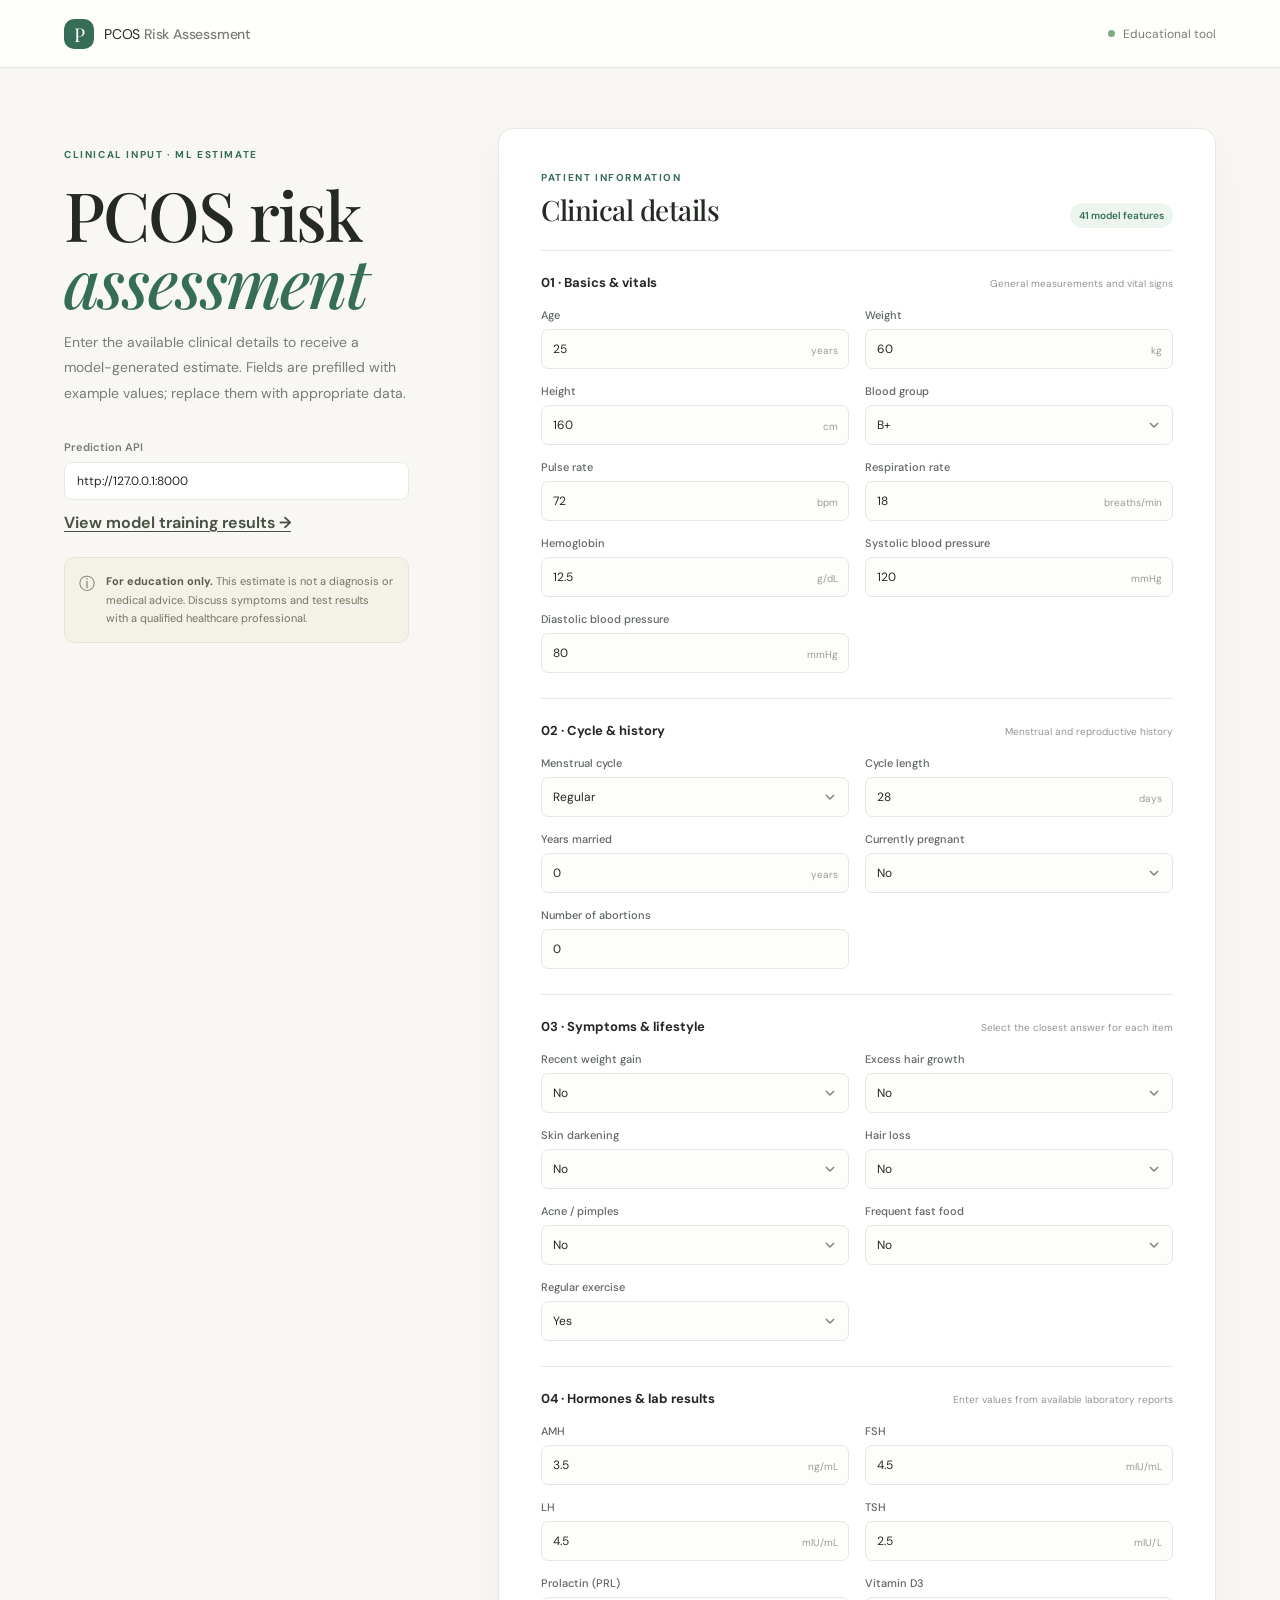
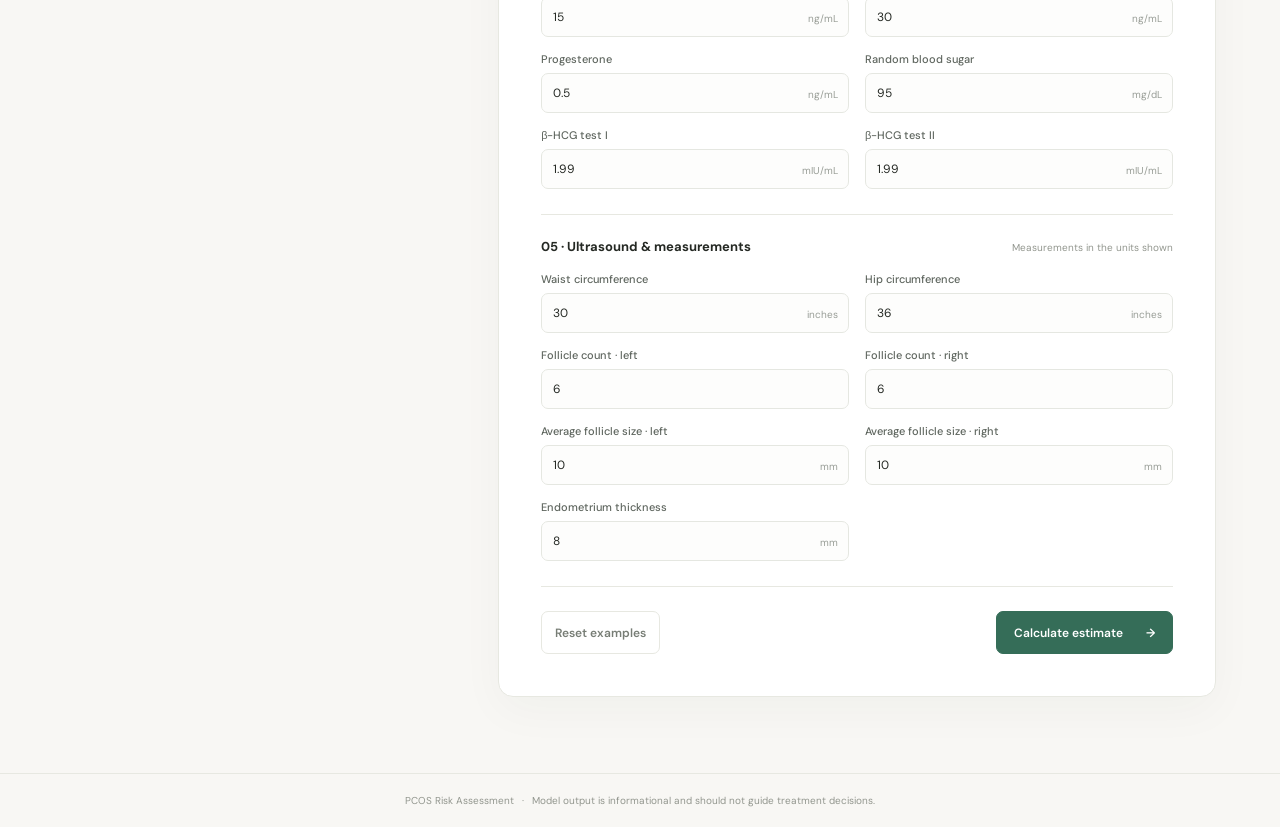
<file: frontend/index.html>
<!doctype html>
<html lang="en">
<head>
  <meta charset="utf-8">
  <meta name="viewport" content="width=device-width, initial-scale=1">
  <meta name="theme-color" content="#f8f7f4">
  <title>PCOS Risk Assessment</title>
  <link rel="stylesheet" href="styles.css">
  <script src="app.js" defer></script>
</head>
<body>
  <header class="topbar">
    <a class="brand" href="#top" aria-label="PCOS Risk Assessment home"><span class="brand-mark">P</span><span>PCOS <b>Risk Assessment</b></span></a>
    <span class="top-note"><span class="status-dot"></span> Educational tool</span>
  </header>

  <main id="top" class="page-shell">
    <section class="intro">
      <div class="eyebrow">CLINICAL INPUT · ML ESTIMATE</div>
      <h1>PCOS risk<br><em>assessment</em></h1>
      <p class="intro-copy">Enter the available clinical details to receive a model-generated estimate. Fields are prefilled with example values; replace them with appropriate data.</p>
      <div class="api-config">
        <label for="api-url">Prediction API</label>
        <input id="api-url" type="url" value="http://127.0.0.1:8000" spellcheck="false">
      </div>
      <p class="report-link"><a href="training-report.html">View model training results →</a></p>
      <aside class="notice"><span aria-hidden="true">ⓘ</span><p><strong>For education only.</strong> This estimate is not a diagnosis or medical advice. Discuss symptoms and test results with a qualified healthcare professional.</p></aside>
    </section>

    <section class="form-panel" aria-labelledby="form-title">
      <div class="form-heading"><div><div class="eyebrow">PATIENT INFORMATION</div><h2 id="form-title">Clinical details</h2></div><span class="field-count">41 model features</span></div>
      <form id="prediction-form">
        <div id="form-sections"></div>
        <div class="form-actions">
          <button class="button-secondary" type="reset">Reset examples</button>
          <button class="button-primary" id="submit-button" type="submit"><span>Calculate estimate</span><span aria-hidden="true">→</span></button>
        </div>
      </form>
      <div id="result" class="result" aria-live="polite" hidden></div>
    </section>
  </main>

  <footer>PCOS Risk Assessment <span>·</span> Model output is informational and should not guide treatment decisions.</footer>
</body>
</html>
</file>
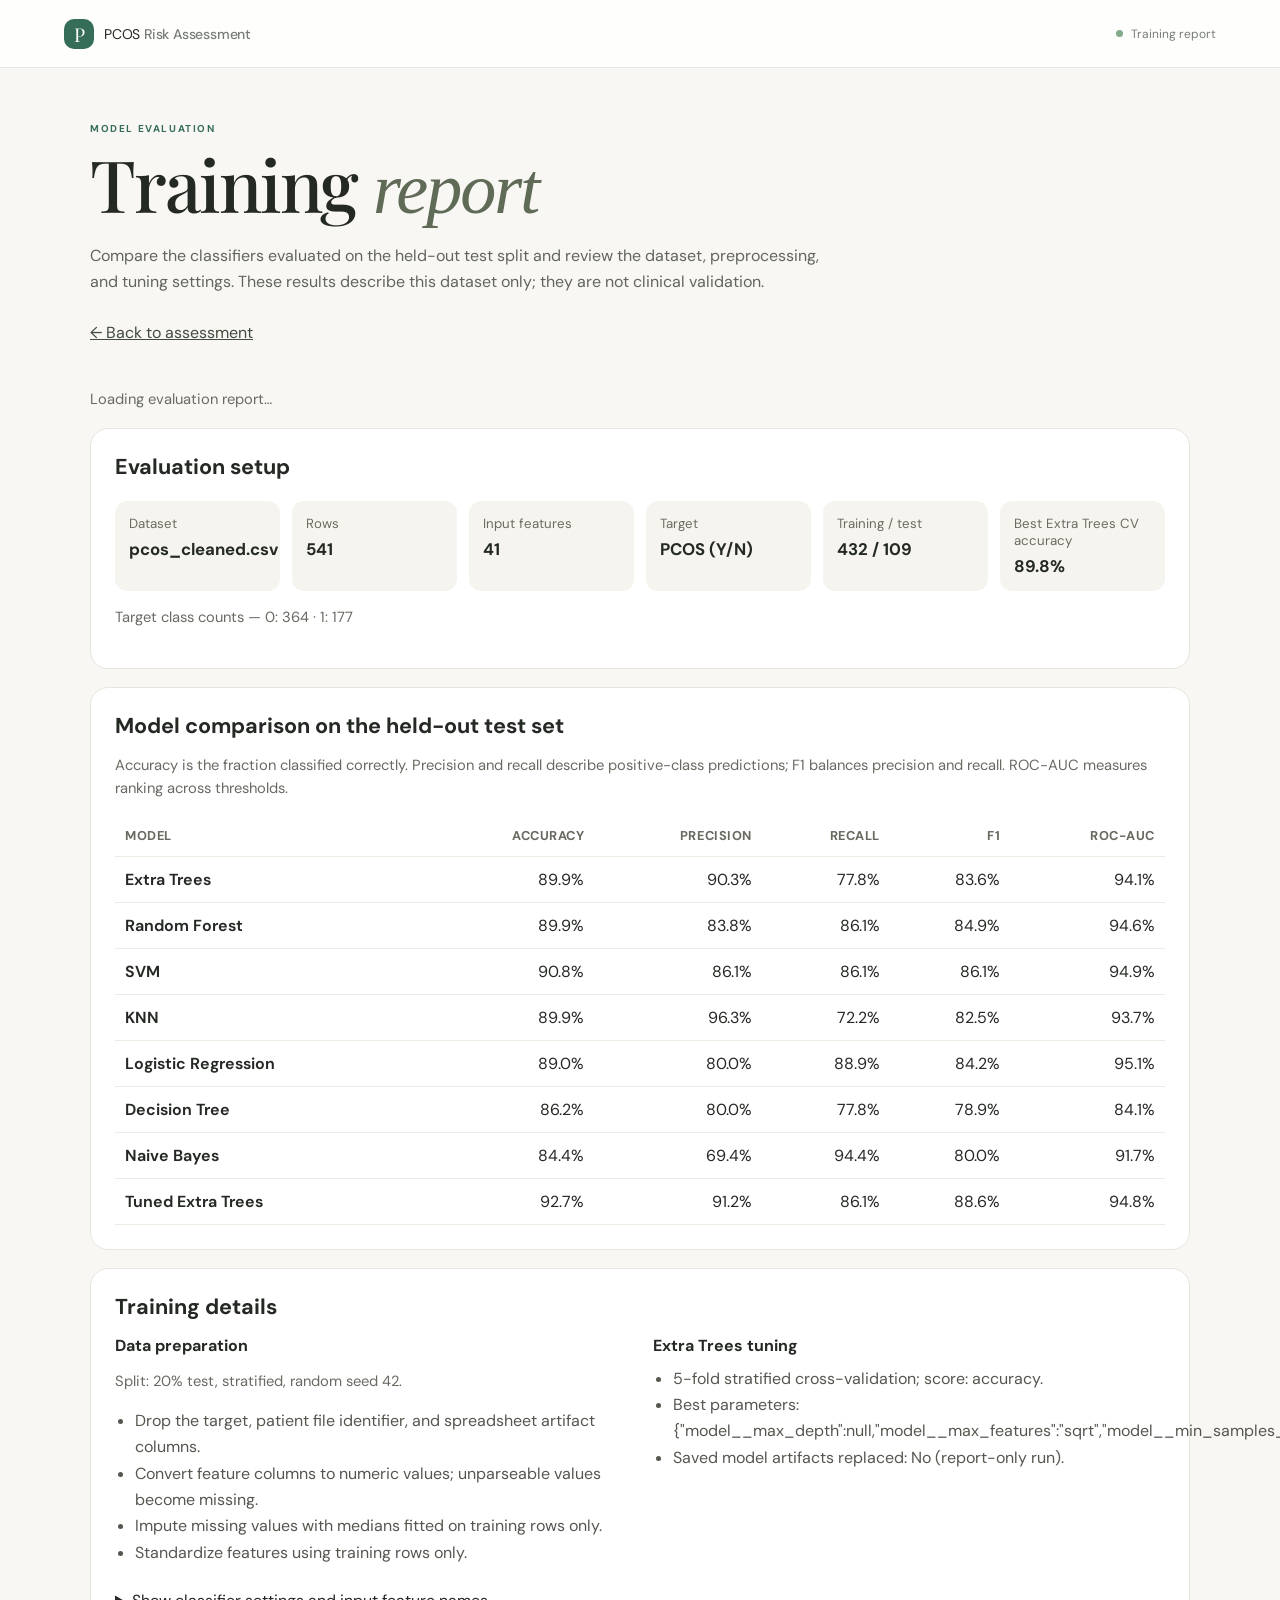
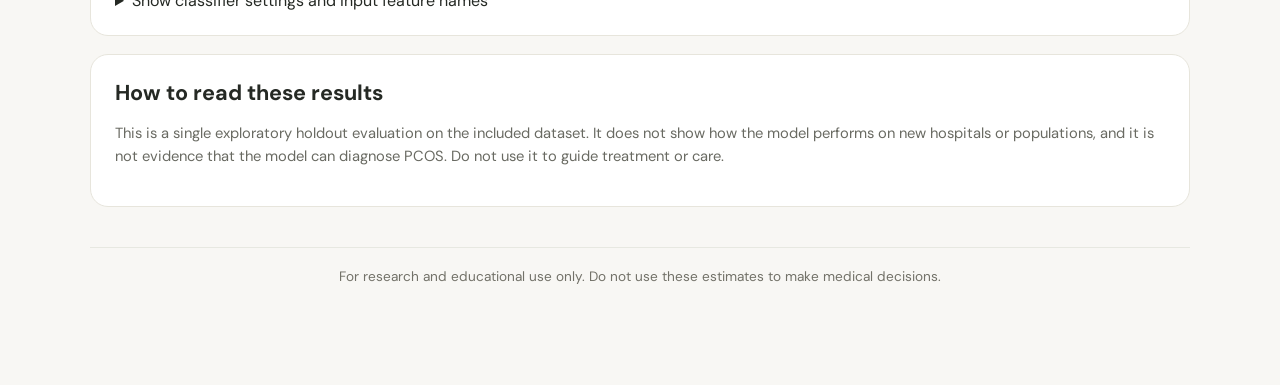
<file: frontend/training-report.html>
<!doctype html>
<html lang="en">
<head>
  <meta charset="utf-8">
  <meta name="viewport" content="width=device-width, initial-scale=1">
  <meta name="theme-color" content="#f8f7f4">
  <title>Model training report · PCOS Risk Assessment</title>
  <link rel="stylesheet" href="styles.css">
  <script src="training-report.js" defer></script>
  <style>
    .report-shell { width: min(1100px, calc(100% - 40px)); margin: 54px auto 80px; }
    .report-shell h1 { font-size: clamp(2.5rem, 6vw, 4.5rem); line-height: 1; margin: 12px 0 18px; }
    .report-shell h1 em { color: #606b57; font-family: Georgia, serif; font-weight: 400; }
    .report-intro { max-width: 760px; color: #62645d; line-height: 1.65; }
    .report-nav { display: inline-block; margin: 10px 0 30px; color: #424b3d; }
    .report-card { background: #fff; border: 1px solid #e7e5dc; border-radius: 18px; padding: 24px; margin: 18px 0; }
    .report-card h2 { margin: 0 0 14px; font-size: 1.35rem; }
    .report-meta { display: grid; grid-template-columns: repeat(auto-fit, minmax(150px, 1fr)); gap: 12px; margin-top: 20px; }
    .meta-item { background: #f5f4ef; border-radius: 12px; padding: 14px; }
    .meta-item span, .meta-item strong { display: block; }
    .meta-item span { color: #6b6b63; font-size: .83rem; margin-bottom: 6px; }
    .meta-item strong { font-size: 1.05rem; }
    .table-wrap { overflow-x: auto; }
    table { width: 100%; border-collapse: collapse; min-width: 670px; }
    th, td { padding: 12px 10px; text-align: right; border-bottom: 1px solid #eceae3; white-space: nowrap; }
    th:first-child, td:first-child { text-align: left; }
    th { color: #68695f; font-size: .8rem; text-transform: uppercase; letter-spacing: .04em; }
    td:first-child { font-weight: 650; }
    .report-note { color: #696a62; font-size: .92rem; line-height: 1.55; }
    .report-details { display: grid; grid-template-columns: repeat(auto-fit, minmax(280px, 1fr)); gap: 26px; }
    .report-details h3 { font-size: 1rem; margin: 0 0 10px; }
    .report-details ul { padding-left: 20px; margin: 0; color: #55574f; line-height: 1.65; }
    .parameter-list { display: grid; grid-template-columns: 1fr auto; gap: 7px 14px; font-size: .9rem; }
    .parameter-list dt { color: #67685f; }
    .parameter-list dd { margin: 0; text-align: right; font-weight: 600; }
    .error-box { padding: 18px; background: #fff0e9; color: #6b3525; border-radius: 12px; line-height: 1.5; }
    .report-shell footer { margin: 40px 0 0; text-align: center; color: #727168; font-size: .85rem; }
    @media (max-width: 600px) { .report-shell { margin-top: 32px; } .report-card { padding: 18px; } }
  </style>
</head>
<body>
  <header class="topbar">
    <a class="brand" href="index.html"><span class="brand-mark">P</span><span>PCOS <b>Risk Assessment</b></span></a>
    <span class="top-note"><span class="status-dot"></span> Training report</span>
  </header>
  <main class="report-shell">
    <div class="eyebrow">MODEL EVALUATION</div>
    <h1>Training <em>report</em></h1>
    <p class="report-intro">Compare the classifiers evaluated on the held-out test split and review the dataset, preprocessing, and tuning settings. These results describe this dataset only; they are not clinical validation.</p>
    <a class="report-nav" href="index.html">← Back to assessment</a>
    <div id="report-content" aria-live="polite"><p class="report-note">Loading evaluation report…</p></div>
    <footer>For research and educational use only. Do not use these estimates to make medical decisions.</footer>
  </main>
</body>
</html>
</file>
<file: frontend/styles.css>
@import url('https://fonts.googleapis.com/css2?family=DM+Sans:wght@400;500;600;700&family=Playfair+Display:ital,wght@0,500;0,600;1,500;1,600&display=swap');

:root {
  color-scheme: light;
  --ink: #252924;
  --muted: #777d75;
  --line: #e7e8e1;
  --paper: #fff;
  --canvas: #f8f7f4;
  --green: #356d58;
  --green-dark: #285440;
  --green-pale: #edf5ef;
  --orange: #a95732;
  font-family: 'DM Sans', sans-serif;
  font-synthesis: none;
  text-rendering: optimizeLegibility;
}

* { box-sizing: border-box; }
body { margin: 0; background: var(--canvas); color: var(--ink); }
button, input, select { font: inherit; }

.topbar {
  height: 68px; padding: 0 max(5vw, calc((100vw - 1320px) / 2));
  display: flex; justify-content: space-between; align-items: center;
  background: rgba(255,255,255,.86); border-bottom: 1px solid var(--line);
}
.brand { display: inline-flex; gap: 10px; align-items: center; color: var(--ink); text-decoration: none; font-size: 14px; letter-spacing: -.2px; }
.brand b { font-weight: 500; color: var(--muted); }
.brand-mark { width: 30px; height: 30px; border-radius: 10px; display: grid; place-items: center; background: var(--green); color: #fff; font-family: 'Playfair Display', serif; font-size: 19px; }
.top-note { display: flex; align-items: center; gap: 8px; color: var(--muted); font-size: 12px; }
.status-dot { width: 7px; height: 7px; border-radius: 50%; background: #82a989; }

.page-shell { width: min(1320px, 90vw); margin: 60px auto 76px; display: grid; grid-template-columns: minmax(250px, .72fr) minmax(0, 1.5fr); gap: clamp(40px, 7vw, 100px); align-items: start; }
.intro { position: sticky; top: 36px; padding: 20px 0; }
.eyebrow { color: var(--green); font-size: 10px; font-weight: 700; letter-spacing: 1.6px; }
h1 { margin: 20px 0 16px; font-family: 'Playfair Display', Georgia, serif; font-size: clamp(44px, 5.4vw, 68px); font-weight: 500; letter-spacing: -2px; line-height: .98; }
h1 em { color: var(--green); font-weight: 500; }
.intro-copy { max-width: 370px; color: var(--muted); font-size: 14px; line-height: 1.8; }
.api-config { margin-top: 34px; }
.api-config label { display: block; margin-bottom: 8px; color: var(--muted); font-size: 11px; font-weight: 600; }
.api-config input { width: 100%; border: 1px solid var(--line); border-radius: 8px; background: var(--paper); padding: 10px 12px; color: var(--ink); font-size: 12px; }
.notice { margin-top: 24px; padding: 14px; display: flex; gap: 11px; border: 1px solid #e5e3d6; border-radius: 10px; background: #f3f1e8; color: #77745f; }
.notice > span { padding-top: 1px; font-size: 16px; }
.notice p { margin: 0; font-size: 11px; line-height: 1.7; }
.notice strong { color: #5d5b49; }

.form-panel { padding: clamp(22px, 4vw, 42px); border: 1px solid var(--line); border-radius: 15px; background: var(--paper); box-shadow: 0 14px 45px rgba(39, 46, 39, .035); }
.form-heading { display: flex; align-items: end; justify-content: space-between; gap: 16px; margin-bottom: 22px; }
.form-heading h2 { margin: 7px 0 0; font-family: 'Playfair Display', Georgia, serif; font-size: 28px; font-weight: 500; letter-spacing: -.5px; }
.field-count { padding: 6px 9px; border-radius: 20px; background: var(--green-pale); color: var(--green); font-size: 10px; font-weight: 600; white-space: nowrap; }
.input-section { padding: 23px 0 25px; border-top: 1px solid var(--line); }
.section-heading { display: flex; justify-content: space-between; align-items: baseline; gap: 12px; margin-bottom: 17px; }
.section-heading h3 { margin: 0; font-size: 13px; font-weight: 700; }
.section-heading p { margin: 0; color: #92968e; text-align: right; font-size: 10px; }
.field-grid { display: grid; grid-template-columns: repeat(2, minmax(0, 1fr)); gap: 15px 16px; }
.field { position: relative; min-width: 0; }
.field label { display: block; margin-bottom: 7px; color: #5f665f; font-size: 11px; font-weight: 500; }
.field input, .field select { width: 100%; height: 40px; padding: 0 11px; appearance: none; border: 1px solid #e5e7e1; border-radius: 7px; outline: none; background: #fdfdfc; color: var(--ink); font-size: 12px; transition: border-color .16s, box-shadow .16s; }
.field select { padding-right: 32px; background-image: url("data:image/svg+xml,%3Csvg xmlns='http://www.w3.org/2000/svg' width='12' height='12' viewBox='0 0 12 12'%3E%3Cpath d='m2 4 4 4 4-4' fill='none' stroke='%23777d75' stroke-width='1.4'/%3E%3C/svg%3E"); background-repeat: no-repeat; background-position: right 12px center; }
.field input:focus, .field select:focus, .api-config input:focus { border-color: #6e9d83; box-shadow: 0 0 0 3px rgba(75, 125, 94, .1); }
.field .unit { position: absolute; right: 11px; bottom: 12px; color: #989d96; pointer-events: none; font-size: 10px; }
.field:has(.unit) input { padding-right: 76px; }
.form-actions { display: flex; justify-content: space-between; align-items: center; gap: 12px; padding-top: 24px; border-top: 1px solid var(--line); }
.button-primary, .button-secondary { min-height: 43px; border-radius: 7px; cursor: pointer; font-size: 12px; font-weight: 600; transition: background .16s, transform .16s; }
.button-secondary { padding: 0 13px; border: 1px solid var(--line); background: white; color: var(--muted); }
.button-primary { display: inline-flex; align-items: center; justify-content: center; gap: 23px; padding: 0 17px; border: 1px solid var(--green); background: var(--green); color: white; }
.button-primary:hover { background: var(--green-dark); transform: translateY(-1px); }
.button-primary:disabled { opacity: .65; cursor: wait; transform: none; }
.button-secondary:hover { background: #f7f8f5; }

.result { margin-top: 23px; padding: 22px; border: 1px solid var(--line); border-radius: 10px; }
.result-positive { border-color: #ead2c6; background: #fff9f6; }
.result-negative { border-color: #d5e5d9; background: #f7fbf7; }
.result-error { border-color: #efd1ca; background: #fff8f6; }
.result h2 { margin: 7px 0 6px; font-family: 'Playfair Display', Georgia, serif; font-size: 25px; font-weight: 500; }
.result p { margin: 0; color: var(--muted); font-size: 12px; line-height: 1.7; }
.result-positive h2 { color: var(--orange); }
.result-negative h2 { color: var(--green); }
.result-stats { display: grid; grid-template-columns: repeat(2, 1fr); gap: 10px; margin-top: 18px; }
.result-stat { display: flex; flex-direction: column; gap: 5px; padding: 12px; border: 1px solid rgba(120, 130, 120, .14); border-radius: 7px; background: rgba(255,255,255,.7); }
.result-stat span { color: var(--muted); font-size: 10px; }
.result-stat strong { font-size: 19px; font-weight: 600; }
.importance-title { margin: 18px 0 8px; font-size: 12px; }
.importance-list { display: flex; flex-wrap: wrap; gap: 7px; margin: 0; padding: 0; list-style: none; }
.importance-list li { padding: 6px 8px; border-radius: 5px; background: rgba(65, 105, 78, .08); color: #546b59; font-size: 10px; }
footer { padding: 20px; border-top: 1px solid var(--line); color: #92968e; text-align: center; font-size: 10px; }
footer span { padding: 0 5px; }

@media (max-width: 800px) {
  .page-shell { grid-template-columns: 1fr; gap: 26px; margin-top: 35px; }
  .intro { position: static; padding: 0; }
  h1 { font-size: 53px; }
  .intro-copy { max-width: 560px; }
  .api-config { margin-top: 22px; }
  .notice { max-width: 560px; }
}
@media (max-width: 520px) {
  .topbar { height: 58px; padding: 0 5vw; }
  .page-shell { width: 90vw; margin: 28px auto 48px; }
  .top-note { font-size: 10px; }
  .form-panel { padding: 20px 16px; }
  .field-grid { grid-template-columns: 1fr; }
  .section-heading { display: block; }
  .section-heading p { margin-top: 5px; text-align: left; }
  .form-heading h2 { font-size: 25px; }
  .form-actions { align-items: stretch; }
  .button-primary { flex: 1; gap: 10px; }
}
.report-link { margin: 12px 0 20px; }
.report-link a { color: #485240; font-weight: 650; text-underline-offset: 3px; }
</file>
